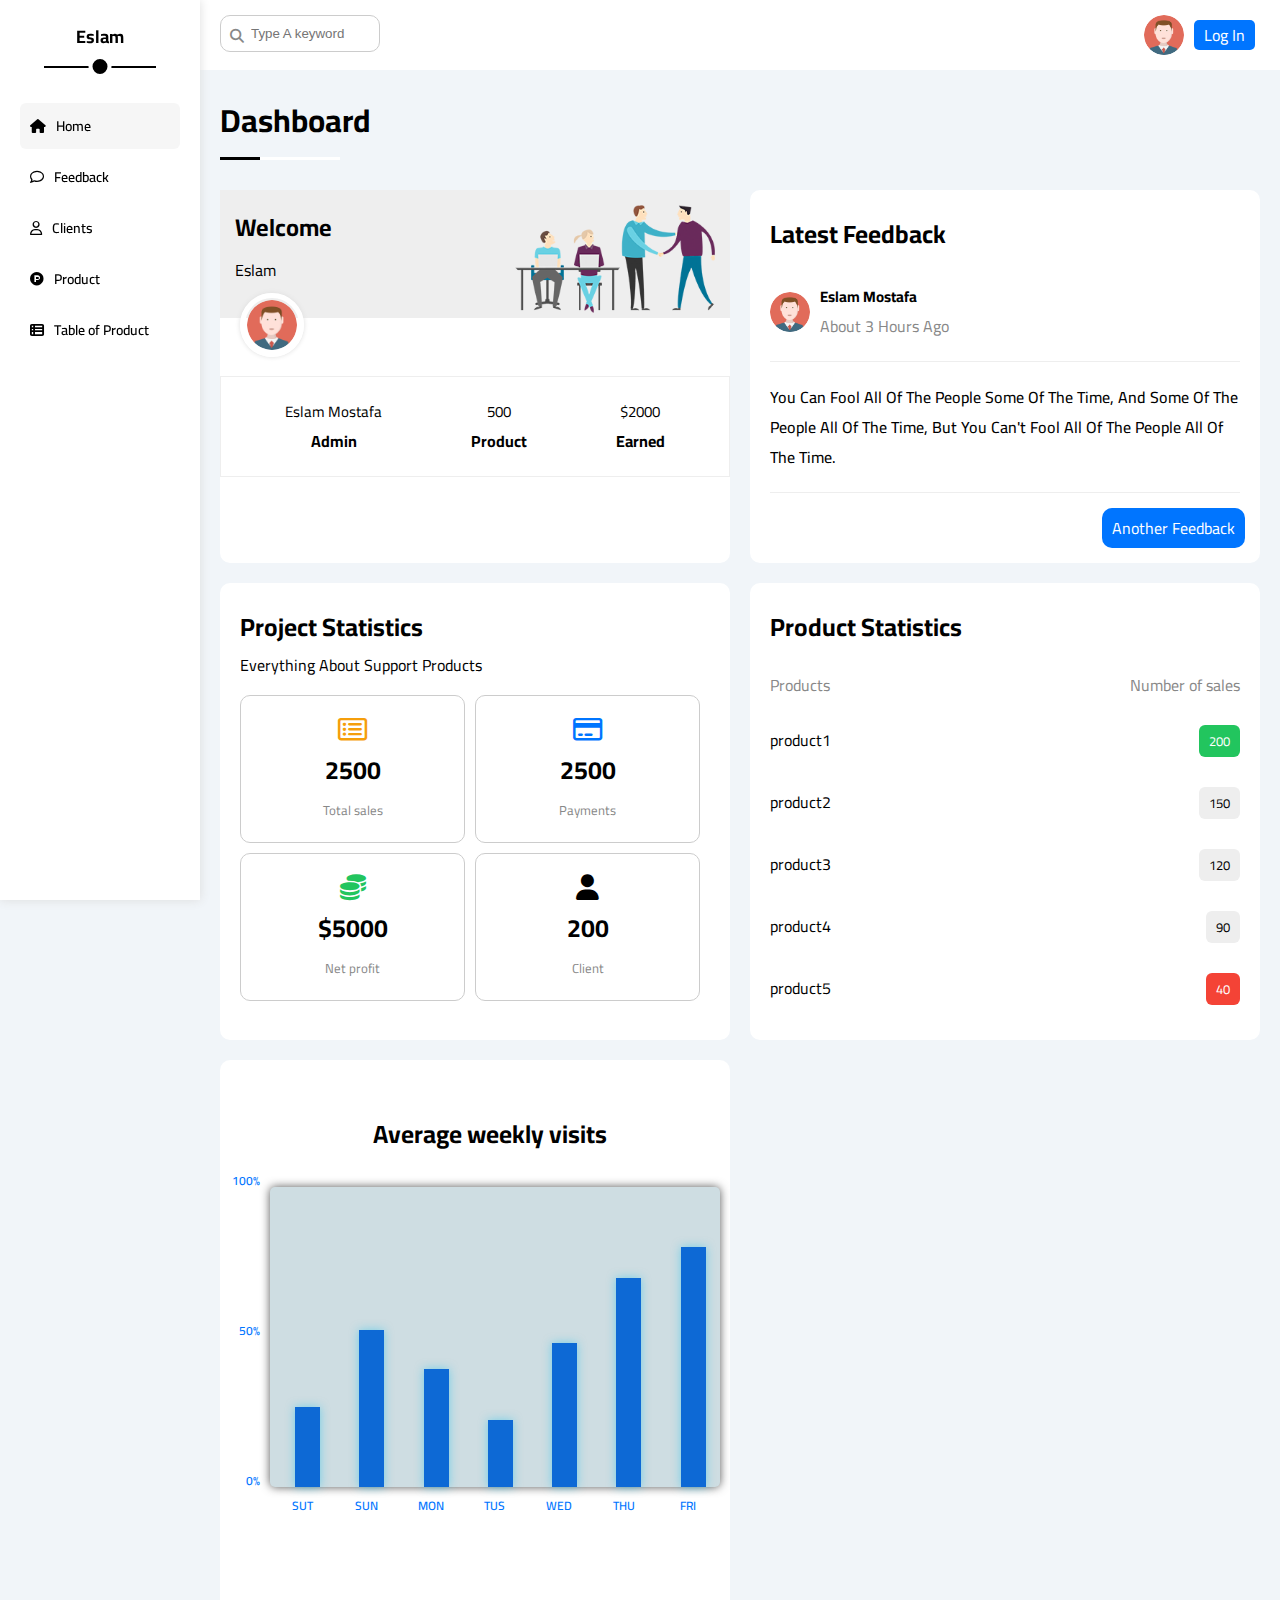
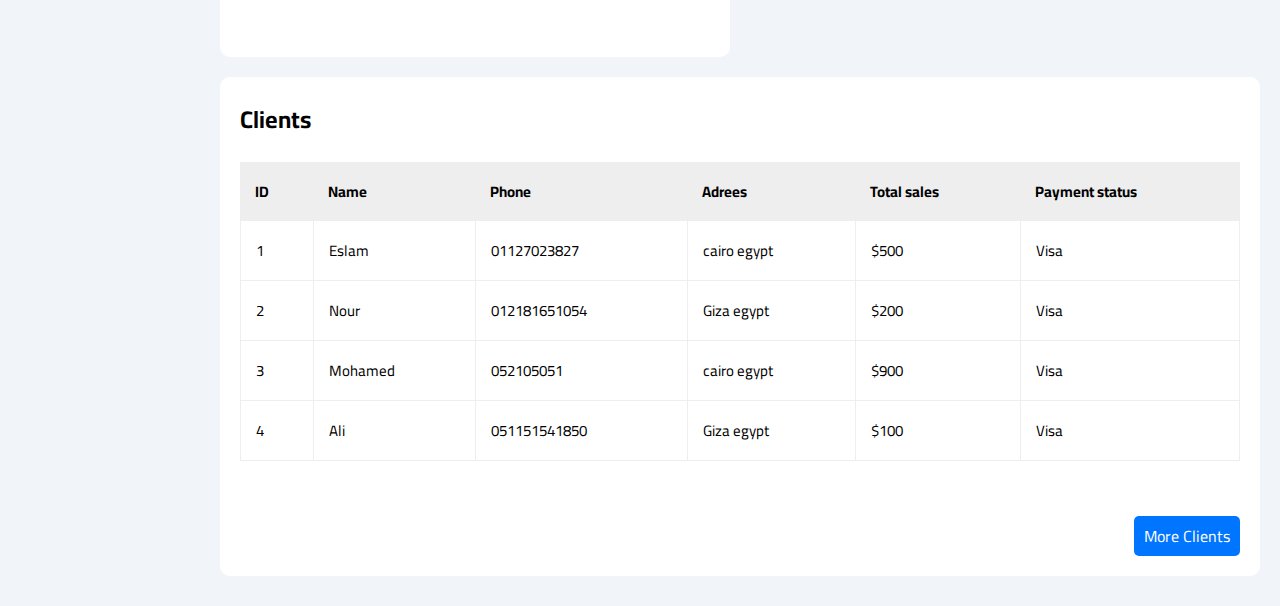
<file: index.html>
<!DOCTYPE html>
<html lang="en">
  <head>
    <meta charset="UTF-8" />
    <meta http-equiv="X-UA-Compatible" content="IE=edge" />
    <meta name="viewport" content="width=device-width, initial-scale=1.0" />
    <!-- font awesome -->
    <link
      rel="stylesheet"
      href="https://cdnjs.cloudflare.com/ajax/libs/font-awesome/6.4.0/css/all.min.css" />
    <!-- bootstrap -->
    <!-- <link rel="stylesheet" href="css/bootstrap.min.css"> -->
    <!-- wow css -->
    <link rel="stylesheet" href="css/animate.css" />
    <!-- main file -->
    <link rel="stylesheet" href="css/main.css" />
    <!-- google font -->
    <link rel="preconnect" href="https://fonts.googleapis.com" />
    <link rel="preconnect" href="https://fonts.gstatic.com" crossorigin />
    <link rel="stylesheet" href="https://unicons.iconscout.com/release/v4.0.0/css/line.css" />

    <link
      href="https://fonts.googleapis.com/css2?family=Cairo:wght@300;400;700&display=swap"
      rel="stylesheet" />
    <title>Dashboard</title>
  </head>
  <body>
    <div class="dashboardPage">
      <!-- Start Sidebar -->
      <div class="sidebar">
        <h3>Eslam</h3>
        <ul>
          <li>
            <a href="index.html" class="active">
              <i class="fa-solid fa-house"></i>
              <span>Home</span>
            </a>
          </li>
          <li>
            <a href="Feedback.html" class="">
              <i class="fa-regular fa-comment"></i>
              <span>Feedback</span>
            </a>
          </li>
          <li>
            <a href="Clients.html" class="">
              <i class="fa-regular fa-user"></i>
              <span>Clients</span>
            </a>
          </li>
          <li>
            <a href="Product.html" class="">
              <i class="fa-brands fa-product-hunt"></i>
              <span>Product</span>
            </a>
          </li>
          <li>
            <a href="TableOfProduct.html" class="">
              <i class="fa-solid fa-table-list"></i>
              <span>Table of Product</span>
            </a>
          </li>
        </ul>
      </div>
      <!-- End Sidebar -->
      <!-- Start Content -->
      <div class="content">
        <!-- Start Header -->
        <header>
          <div class="search">
            <input type="search" placeholder="Type A keyword" />
          </div>
          <div class="box">
            <img src="img/avatar.png" alt="" />
            <a href="./log in.html" class="btn">Log In</a>

          </div>
        </header>
        <!-- End Header -->
        <!-- Start main heading -->
        <h1>Dashboard</h1>
        <!-- End main heading -->
        <!-- Start boxes -->
        <div class="boxes">
          <div class="welcome">
            <div class="intro">
              <div>
                <h2>Welcome</h2>
                <p>Eslam</p>
              </div>
              <img src="img/welcome.png" alt="" />
            </div>
            <img src="img/avatar.png" alt="" />
            <div class="body">
              <div>
                <h3>Eslam Mostafa</h3>
                <p>Admin</p>
              </div>
              <div>
                <h3>500</h3>
                <p>Product</p>
              </div>
              <div>
                <h3>$2000</h3>
                <p>Earned</p>
              </div>
            </div>
          </div>
          <div class="Feedback">
            <h2>Latest Feedback</h2>
            <div class="top">
              <img src="img/avatar.png" alt="" />
              <div class="info">
                <p>Eslam Mostafa</p>
                <span>About 3 Hours Ago</span>
              </div>
            </div>
            <div class="post">
              You Can Fool All Of The People Some Of The Time, And Some Of The
              People All Of The Time, But You Can't Fool All Of The People All
              Of The Time.
            </div>
            <div class="moreFeedback">
              <a href="Feedback.html">another Feedback</a>
            </div>
          </div>
          <div class="Statistics">
            <div>
              <h3>Project Statistics</h3>
              <p>Everything About Support Products</p>
            </div>
            <div>
              <div class="minibox">
                <span>2500</span>
                Total sales
              </div>
              <div class="minibox">
                <span>2500</span>
                Payments
              </div>
              <div class="minibox">
                <span>$5000</span>
                Net profit
              </div>
              <div class="minibox">
                <span>200</span>
                Client
              </div>
            </div>
          </div>
          <div class="Products">
            <h3>Product Statistics</h3>
            <div class="item-head">
              <div>Products</div>
              <div>Number of sales</div>
            </div>
            <div class="item">
              <div>product1</div>
              <div class="number">200</div>
            </div>
            <div class="item">
              <div>product2</div>
              <div class="number">150</div>
            </div>
            <div class="item">
              <div>product3</div>
              <div class="number">120</div>
            </div>
            <div class="item">
              <div>product4</div>
              <div class="number">90</div>
            </div>
            <div class="item">
              <div>product5</div>
              <div class="number">40</div>
            </div>
          </div>
          <!--chart start-->
        <div class="container1">
          <div class="chart">
            <h3 class="Sub">Average weekly visits</h3>
            <ul class="numbers">
              <li><span>100%</span></li>
              <li><span>50%</span></li>
              <li><span>0%</span></li>
            </ul>
            <ul class="bars">
              <li><div class="bar" data-percentage="30"></div><span>SUT</span></li>
              <li><div class="bar" data-percentage="60"></div><span>SUN</span></li>
              <li><div class="bar" data-percentage="45"></div><span>MON</span></li>
              <li><div class="bar" data-percentage="25"></div><span>TUS</span></li>
              <li><div class="bar" data-percentage="55"></div><span>WED</span></li>
              <li><div class="bar" data-percentage="80"></div><span>THU</span></li>
              <li><div class="bar" data-percentage="92"></div><span>FRI</span></li>
        
            </ul>
          </div>
        </div>
        <!--chart end-->
        </div>
        <!-- End boxes -->
        <div class="clients">
          <h2>Clients</h2>
          <div class="responsive-table">
            <table>
              <thead>
                <tr>
                  <td>ID</td>
                  <td>Name</td>
                  <td>Phone</td>
                  <td>Adrees</td>
                  <td>Total sales</td>
                  <td>Payment status</td>
                </tr>
              </thead>
              <tbody>
                <tr>
                  <td>1</td>
                  <td>Eslam</td>
                  <td>01127023827</td>
                  <td>cairo egypt</td>
                  <td>$500</td>
                  <td>Visa</td>
                </tr>
                <tr>
                  <td>2</td>
                  <td>Nour</td>
                  <td>012181651054</td>
                  <td>Giza egypt</td>
                  <td>$200</td>
                  <td>Visa</td>
                </tr>
                <tr>
                  <td>3</td>
                  <td>Mohamed</td>
                  <td>052105051</td>
                  <td>cairo egypt</td>
                  <td>$900</td>
                  <td>Visa</td>
                </tr>
                <tr>
                  <td>4</td>
                  <td>Ali</td>
                  <td>051151541850</td>
                  <td>Giza egypt</td>
                  <td>$100</td>
                  <td>Visa</td>
                </tr>
              </tbody>
            </table>
          </div>
          <a href="Clients.html">More Clients</a>
        </div>
      </div>
      <!-- End Content -->
    </div>
  <script src="https://cdnjs.cloudflare.com/ajax/libs/jquery/3.4.1/jquery.min.js" charset="utf-8"></script>
  <script src="js/main.js"></script>
  </body>
</html>
</file>
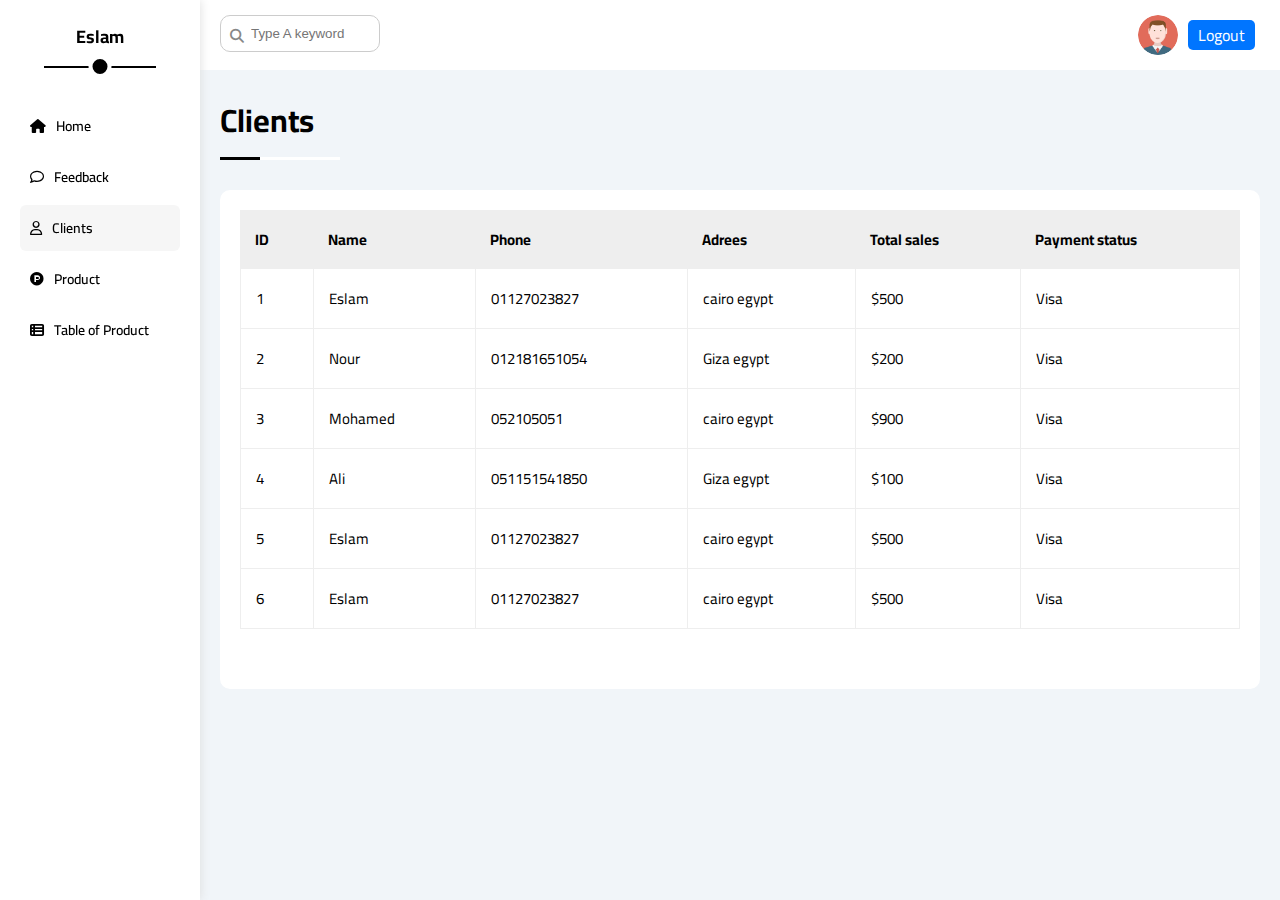
<file: Clients.html>
<!DOCTYPE html>
<html lang="en">
  <head>
    <meta charset="UTF-8" />
    <meta http-equiv="X-UA-Compatible" content="IE=edge" />
    <meta name="viewport" content="width=device-width, initial-scale=1.0" />
    <!-- font awesome -->
    <link
      rel="stylesheet"
      href="https://cdnjs.cloudflare.com/ajax/libs/font-awesome/6.4.0/css/all.min.css" />
    <!-- bootstrap -->
    <!-- <link rel="stylesheet" href="css/bootstrap.min.css"> -->
    <!-- wow css -->
    <link rel="stylesheet" href="css/animate.css" />
    <!-- main file -->
    <link rel="stylesheet" href="css/main.css" />
    <!-- google font -->
    <link rel="preconnect" href="https://fonts.googleapis.com" />
    <link rel="preconnect" href="https://fonts.gstatic.com" crossorigin />
    <link
      href="https://fonts.googleapis.com/css2?family=Cairo:wght@300;400;700&display=swap"
      rel="stylesheet" />
    <title>Client</title>
  </head>
  <body>
    <div class="dashboardPage">
      <!-- Start Sidebar -->
      <div class="sidebar">
        <h3>Eslam</h3>
        <ul>
          <li>
            <a href="index.html" class="">
              <i class="fa-solid fa-house"></i>
              <span>Home</span>
            </a>
          </li>
          <li>
            <a href="Feedback.html" class="">
              <i class="fa-regular fa-comment"></i>
              <span>Feedback</span>
            </a>
          </li>
          <li>
            <a href="Clients.html" class="active">
              <i class="fa-regular fa-user"></i>
              <span>Clients</span>
            </a>
          </li>
          <li>
            <a href="Product.html" class="">
              <i class="fa-brands fa-product-hunt"></i>
              <span>Product</span>
            </a>
          </li>
          <li>
            <a href="TableOfProduct.html" class="">
              <i class="fa-solid fa-table-list"></i>
              <span>Table of Product</span>
            </a>
          </li>
        </ul>
      </div>
      <!-- End Sidebar -->
      <!-- Start Content -->
      <div class="content">
        <!-- Start Header -->
        <header>
          <div class="search">
            <input type="search" placeholder="Type A keyword" />
          </div>
          <div class="box">
            <img src="img/avatar.png" alt="" />
            <a href="login.html" class="btn">Logout</a>
          </div>
        </header>
        <!-- End Header -->
        <!-- Start main heading -->
        <h1>Clients</h1>
        <!-- End main heading -->
        <div class="clients">
          <div class="responsive-table">
            <table>
              <thead>
                <tr>
                  <td>ID</td>
                  <td>Name</td>
                  <td>Phone</td>
                  <td>Adrees</td>
                  <td>Total sales</td>
                  <td>Payment status</td>
                </tr>
              </thead>
              <tbody>
                <tr>
                  <td>1</td>
                  <td>Eslam</td>
                  <td>01127023827</td>
                  <td>cairo egypt</td>
                  <td>$500</td>
                  <td>Visa</td>
                </tr>
                <tr>
                  <td>2</td>
                  <td>Nour</td>
                  <td>012181651054</td>
                  <td>Giza egypt</td>
                  <td>$200</td>
                  <td>Visa</td>
                </tr>
                <tr>
                  <td>3</td>
                  <td>Mohamed</td>
                  <td>052105051</td>
                  <td>cairo egypt</td>
                  <td>$900</td>
                  <td>Visa</td>
                </tr>
                <tr>
                  <td>4</td>
                  <td>Ali</td>
                  <td>051151541850</td>
                  <td>Giza egypt</td>
                  <td>$100</td>
                  <td>Visa</td>
                </tr>
                <tr>
                  <td>5</td>
                  <td>Eslam</td>
                  <td>01127023827</td>
                  <td>cairo egypt</td>
                  <td>$500</td>
                  <td>Visa</td>
                </tr>
                <tr>
                  <td>6</td>
                  <td>Eslam</td>
                  <td>01127023827</td>
                  <td>cairo egypt</td>
                  <td>$500</td>
                  <td>Visa</td>
                </tr>
              </tbody>
            </table>
          </div>
        </div>
      </div>
      <!-- End Content -->
    </div>

    <script src="js/main.js"></script>
  </body>
</html>
</file>
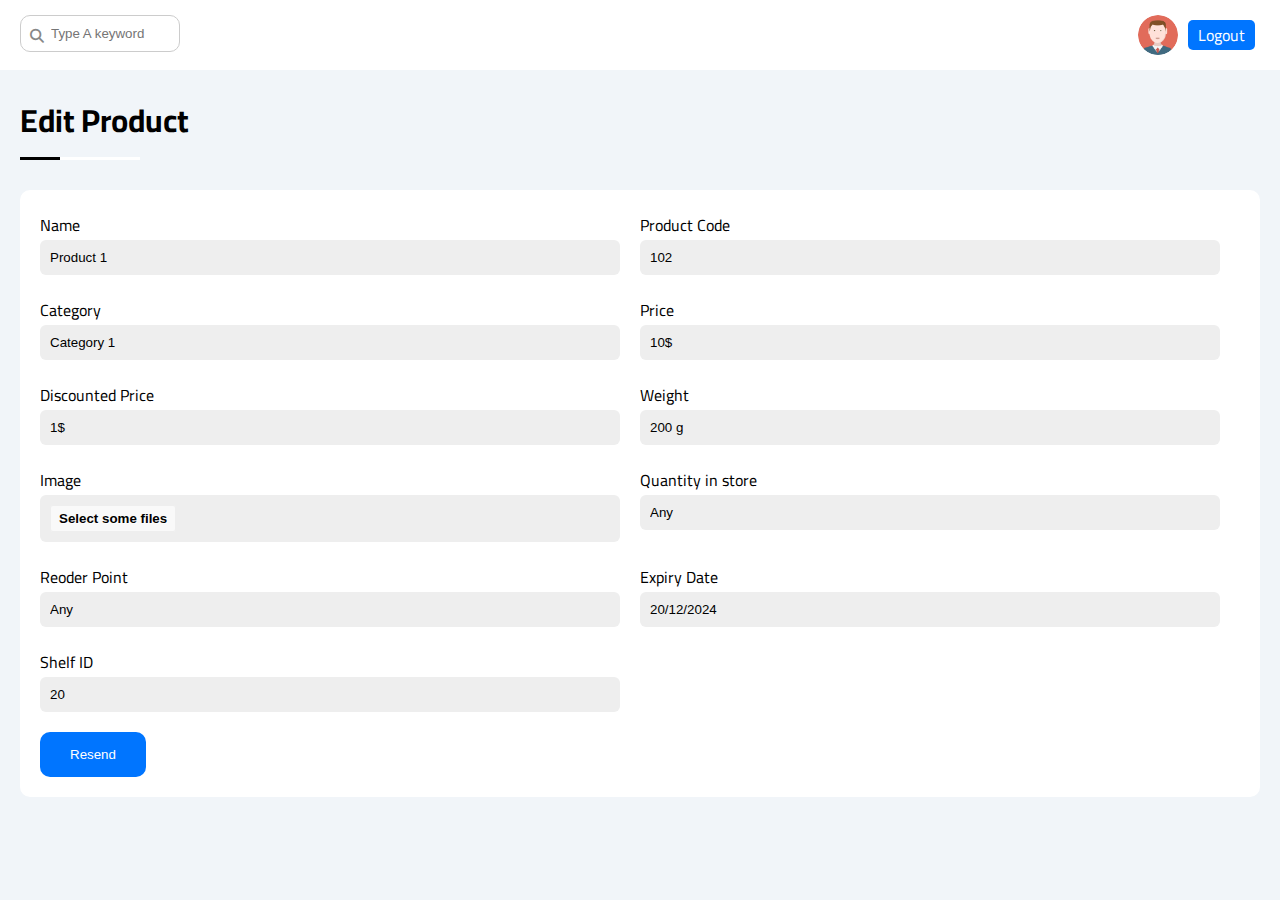
<file: edit.html>
<!DOCTYPE html>
<html lang="en">
  <head>
    <meta charset="UTF-8" />
    <meta http-equiv="X-UA-Compatible" content="IE=edge" />
    <meta name="viewport" content="width=device-width, initial-scale=1.0" />
    <!-- font awesome -->
    <link
      rel="stylesheet"
      href="https://cdnjs.cloudflare.com/ajax/libs/font-awesome/6.4.0/css/all.min.css" />
    <!-- bootstrap -->
    <!-- <link rel="stylesheet" href="css/bootstrap.min.css"> -->
    <!-- wow css -->
    <link rel="stylesheet" href="css/animate.css" />
    <!-- main file -->
    <link rel="stylesheet" href="css/main.css" />
    <!-- google font -->
    <link rel="preconnect" href="https://fonts.googleapis.com" />
    <link rel="preconnect" href="https://fonts.gstatic.com" crossorigin />
    <link
      href="https://fonts.googleapis.com/css2?family=Cairo:wght@300;400;700&display=swap"
      rel="stylesheet" />
    <title>Edit Product</title>
  </head>
  <body>
    <div class="ProductPage Edit">
      <!-- Start Sidebar -->
      <!-- <div class="sidebar">
        <h3>Eslam</h3>
        <ul>
          <li>
            <a href="index.html" class="">
              <i class="fa-solid fa-house"></i>
              <span>Home</span>
            </a>
          </li>
          <li>
            <a href="Feedback.html" class="">
              <i class="fa-regular fa-comment"></i>
              <span>Feedback</span>
            </a>
          </li>
          <li>
            <a href="Clients.html" class="">
              <i class="fa-regular fa-user"></i>
              <span>Clients</span>
            </a>
          </li>
          <li>
            <a href="Product.html" class="active">
              <i class="fa-brands fa-product-hunt"></i>
              <span>Product</span>
            </a>
          </li>
          <li>
            <a href="TableOfProduct.html" class="">
              <i class="fa-solid fa-table-list"></i>
              <span>Table of Product</span>
            </a>
          </li>
        </ul>
      </div> -->
      <!-- End Sidebar -->
      <!-- Start Content -->
      <div class="content">
        <!-- Start Header -->
        <header>
          <div class="search">
            <input type="search" placeholder="Type A keyword" />
          </div>
          <div class="box">
            <img src="img/avatar.png" alt="" />
            <a href="login.html" class="btn">Logout</a>
          </div>
        </header>
        <!-- End Header -->
        <!-- Start main heading -->
        <h1>Edit Product</h1>
        <!-- End main heading -->
        <!-- Start Product Form -->
        <div class="Form">
          <form action="">
            <div class="inputDitails">
              <label for="">Name</label>
              <input type="text" placeholder="Name" value="Product 1">
            </div>
            <div class="inputDitails">
              <label for="">Product Code</label>
              <input type="text" placeholder="Product Code" value="102">
            </div>
            <div class="inputDitails">
              <label for="">Category</label>
              <input type="text" placeholder="Category" value="Category 1">
            </div>
            <div class="inputDitails">
              <label for="">Price</label>
              <input type="text" placeholder="Price" value="10$">
            </div>
            <div class="inputDitails">
              <label for="">Discounted Price</label>
              <input type="text" placeholder="Discounted Price" value="1$">
            </div>
            <div class="inputDitails">
              <label for="">Weight</label>
              <input type="text" placeholder="Weight" value="200 g">
            </div>
            <div class="inputDitails">
              <label for="">Image</label>
              <input type="file" placeholder="Image" class="custom-file-input">
            </div>
            <div class="inputDitails">
              <label for="">Quantity in store</label>
              <input type="text" placeholder="Quantity in store" value="Any">
            </div>
            <div class="inputDitails">
              <label for="">Reoder Point</label>
              <input type="text" placeholder="Reoder Point" value="Any">
            </div>
            <div class="inputDitails">
              <label for="">Expiry Date</label>
              <input type="text" placeholder="Expiry Date" value="20/12/2024">
            </div>
            <div class="inputDitails">
              <label for="">Shelf ID</label>
              <input type="text" placeholder="Shelf ID" value="20">
            </div>
          </form>
          <button>Resend</button>
        </div>
        <!-- End Product Form -->
      <!-- End Content -->
    </div>

    <script src="js/main.js"></script>
  </body>
</html>
</file>
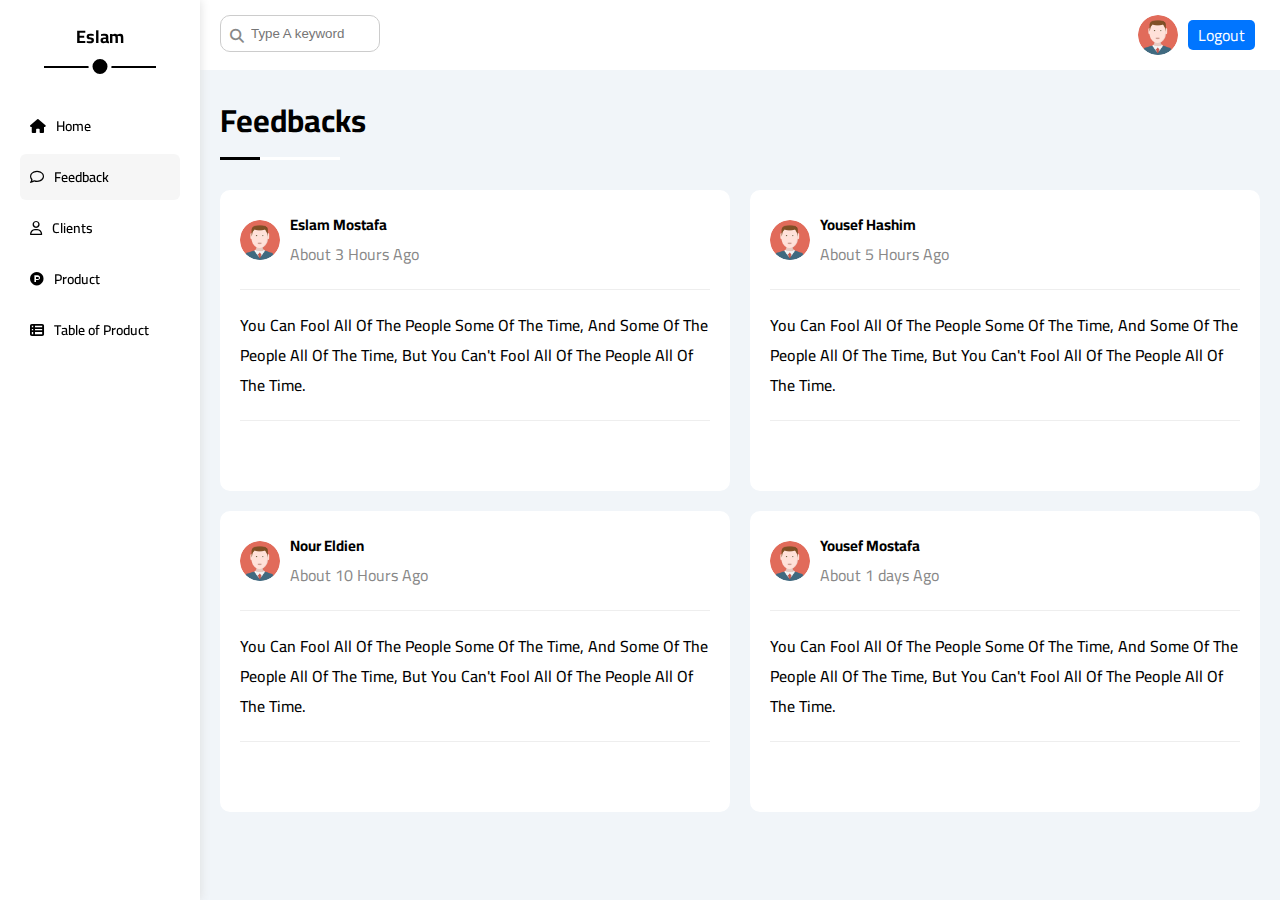
<file: Feedback.html>
<!DOCTYPE html>
<html lang="en">
  <head>
    <meta charset="UTF-8" />
    <meta http-equiv="X-UA-Compatible" content="IE=edge" />
    <meta name="viewport" content="width=device-width, initial-scale=1.0" />
    <!-- font awesome -->
    <link
      rel="stylesheet"
      href="https://cdnjs.cloudflare.com/ajax/libs/font-awesome/6.4.0/css/all.min.css" />
    <!-- bootstrap -->
    <!-- <link rel="stylesheet" href="css/bootstrap.min.css"> -->
    <!-- wow css -->
    <link rel="stylesheet" href="css/animate.css" />
    <!-- main file -->
    <link rel="stylesheet" href="css/main.css" />
    <!-- google font -->
    <link rel="preconnect" href="https://fonts.googleapis.com" />
    <link rel="preconnect" href="https://fonts.gstatic.com" crossorigin />
    <link
      href="https://fonts.googleapis.com/css2?family=Cairo:wght@300;400;700&display=swap"
      rel="stylesheet" />
    <title>Feedback</title>
  </head>
  <body>
    <div class="dashboardPage">
      <!-- Start Sidebar -->
      <div class="sidebar">
        <h3>Eslam</h3>
        <ul>
          <li>
            <a href="index.html" class="">
              <i class="fa-solid fa-house"></i>
              <span>Home</span>
            </a>
          </li>
          <li>
            <a href="Feedback.html" class="active">
              <i class="fa-regular fa-comment"></i>
              <span>Feedback</span>
            </a>
          </li>
          <li>
            <a href="Clients.html" class="">
              <i class="fa-regular fa-user"></i>
              <span>Clients</span>
            </a>
          </li>
          <li>
            <a href="Product.html" class="">
              <i class="fa-brands fa-product-hunt"></i>
              <span>Product</span>
            </a>
          </li>
          <li>
            <a href="TableOfProduct.html" class="">
              <i class="fa-solid fa-table-list"></i>
              <span>Table of Product</span>
            </a>
          </li>
        </ul>
      </div>
      <!-- End Sidebar -->
      <!-- Start Content -->
      <div class="content">
        <!-- Start Header -->
        <header>
          <div class="search">
            <input type="search" placeholder="Type A keyword" />
          </div>
          <div class="box">
            <img src="img/avatar.png" alt="" />
            <a href="login.html" class="btn">Logout</a>
          </div>
        </header>
        <!-- End Header -->
        <!-- Start main heading -->
        <h1>Feedbacks</h1>
        <!-- End main heading -->
        <!-- Start boxes -->
        <div class="boxes">
          <div class="Feedback">
            <div class="top">
              <img src="img/avatar.png" alt="" />
              <div class="info">
                <p>Eslam Mostafa</p>
                <span>About 3 Hours Ago</span>
              </div>
            </div>
            <div class="post">
              You Can Fool All Of The People Some Of The Time, And Some Of The
              People All Of The Time, But You Can't Fool All Of The People All
              Of The Time.
            </div>
          </div>
          <div class="Feedback">
            <div class="top">
              <img src="img/avatar.png" alt="" />
              <div class="info">
                <p>Yousef Hashim</p>
                <span>About 5 Hours Ago</span>
              </div>
            </div>
            <div class="post">
              You Can Fool All Of The People Some Of The Time, And Some Of The
              People All Of The Time, But You Can't Fool All Of The People All
              Of The Time.
            </div>
          </div>
          <div class="Feedback">
            <div class="top">
              <img src="img/avatar.png" alt="" />
              <div class="info">
                <p>Nour Eldien</p>
                <span>About 10 Hours Ago</span>
              </div>
            </div>
            <div class="post">
              You Can Fool All Of The People Some Of The Time, And Some Of The
              People All Of The Time, But You Can't Fool All Of The People All
              Of The Time.
            </div>
          </div>
          <div class="Feedback">
            <div class="top">
              <img src="img/avatar.png" alt="" />
              <div class="info">
                <p>Yousef Mostafa</p>
                <span>About 1 days Ago</span>
              </div>
            </div>
            <div class="post">
              You Can Fool All Of The People Some Of The Time, And Some Of The
              People All Of The Time, But You Can't Fool All Of The People All
              Of The Time.
            </div>
          </div>
        </div>
        <!-- End boxes -->
      </div>
      <!-- End Content -->
    </div>

    <script src="js/main.js"></script>
  </body>
</html>
</file>
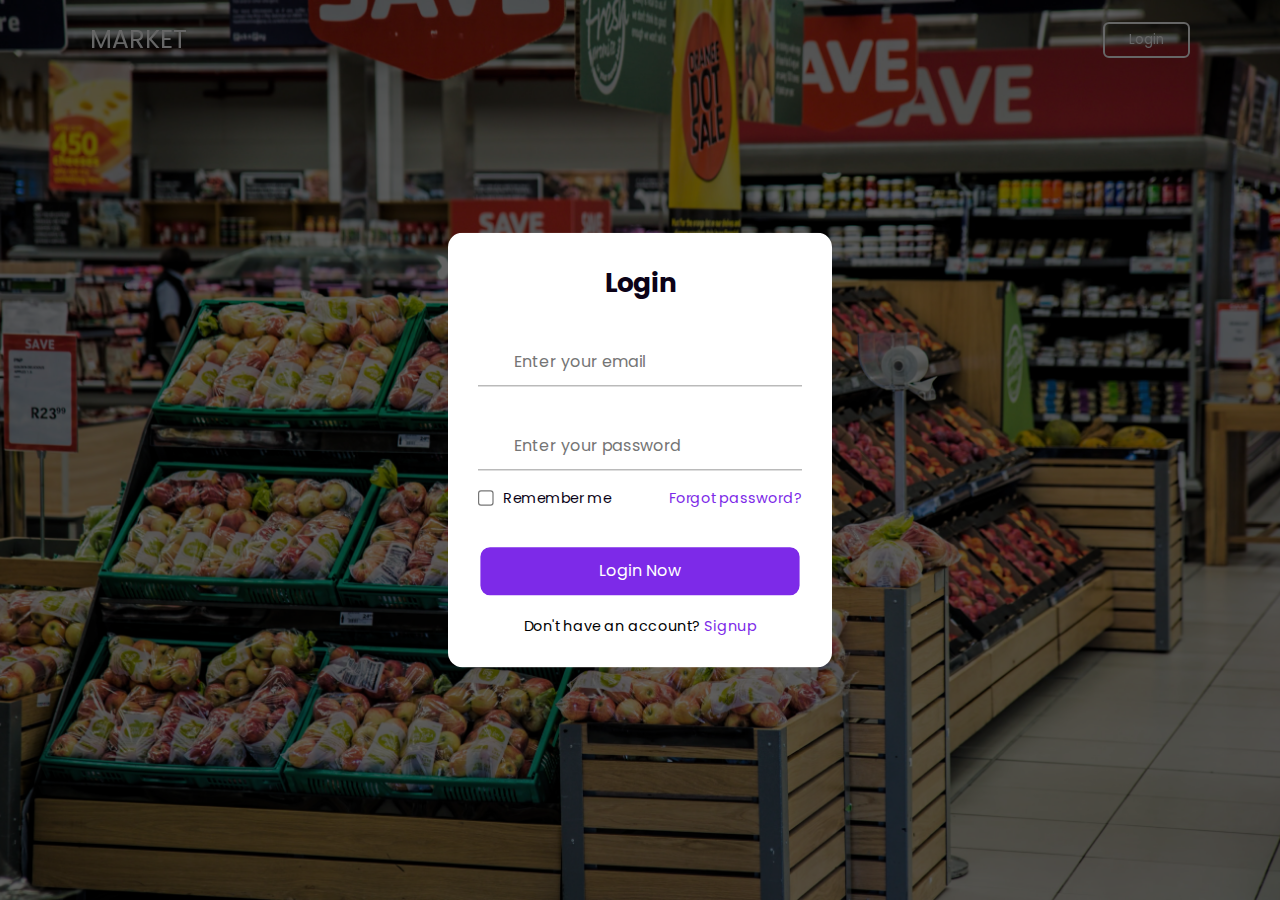
<file: log in.html>
<!DOCTYPE html>
<!-- Coding by CodingLab || www.codinglabweb.com -->
<html lang="en">
  <head>
    <meta charset="UTF-8" />
    <meta http-equiv="X-UA-Compatible" content="IE=edge" />
    <meta name="viewport" content="width=device-width, initial-scale=1.0" />
    <title>Website with Login & Registration Form</title>
    <link rel="stylesheet" href="./css/style.css" />
    <!-- Unicons -->
    <link rel="stylesheet" href="https://unicons.iconscout.com/release/v4.0.0/css/line.css" />
  </head>
  <body>
    <!-- Header -->
    <header class="header">
      <nav class="nav">
        <a href="#" class="nav_logo">MARKET</a>

        <ul class="nav_items">
          
        </ul>

        <button class="button" id="form-open">Login</button>
      </nav>
    </header>

    <!-- Home -->
    <section class="home">
      <div class="form_container">
        <i class="uil uil-times form_close"></i>
        <!-- Login From -->
        <div class="form login_form">
          <form action="#">
            <h2>Login</h2>

            <div class="input_box">
              <input type="email" placeholder="Enter your email" required />
              <i class="uil uil-envelope-alt email"></i>
            </div>
            <div class="input_box">
              <input type="password" placeholder="Enter your password" required />
              <i class="uil uil-lock password"></i>
              <i class="uil uil-eye-slash pw_hide"></i>
            </div>

            <div class="option_field">
              <span class="checkbox">
                <input type="checkbox" id="check" />
                <label for="check">Remember me</label>
              </span>
              <a href="#" class="forgot_pw">Forgot password?</a>
            </div>

            <button class="button">Login Now</button>

            <div class="login_signup">Don't have an account? <a href="#" id="signup">Signup</a></div>
          </form>
        </div>

        <!-- Signup From -->
        <div class="form signup_form">
          <form action="#">
            <h2>Signup</h2>

            <div class="input_box">
              <input type="email" placeholder="Enter your email" required />
              <i class="uil uil-envelope-alt email"></i>
            </div>
            <div class="input_box">
              <input type="password" placeholder="Create password" required />
              <i class="uil uil-lock password"></i>
              <i class="uil uil-eye-slash pw_hide"></i>
            </div>
            <div class="input_box">
              <input type="password" placeholder="Confirm password" required />
              <i class="uil uil-lock password"></i>
              <i class="uil uil-eye-slash pw_hide"></i>
            </div>

            <button class="button">Signup Now</button>

            <div class="login_signup">Already have an account? <a href="#" id="login">Login</a></div>
          </form>
        </div>
      </div>
    </section>

    <script src="./js/script.js"></script>
  </body>
</html>
</file>
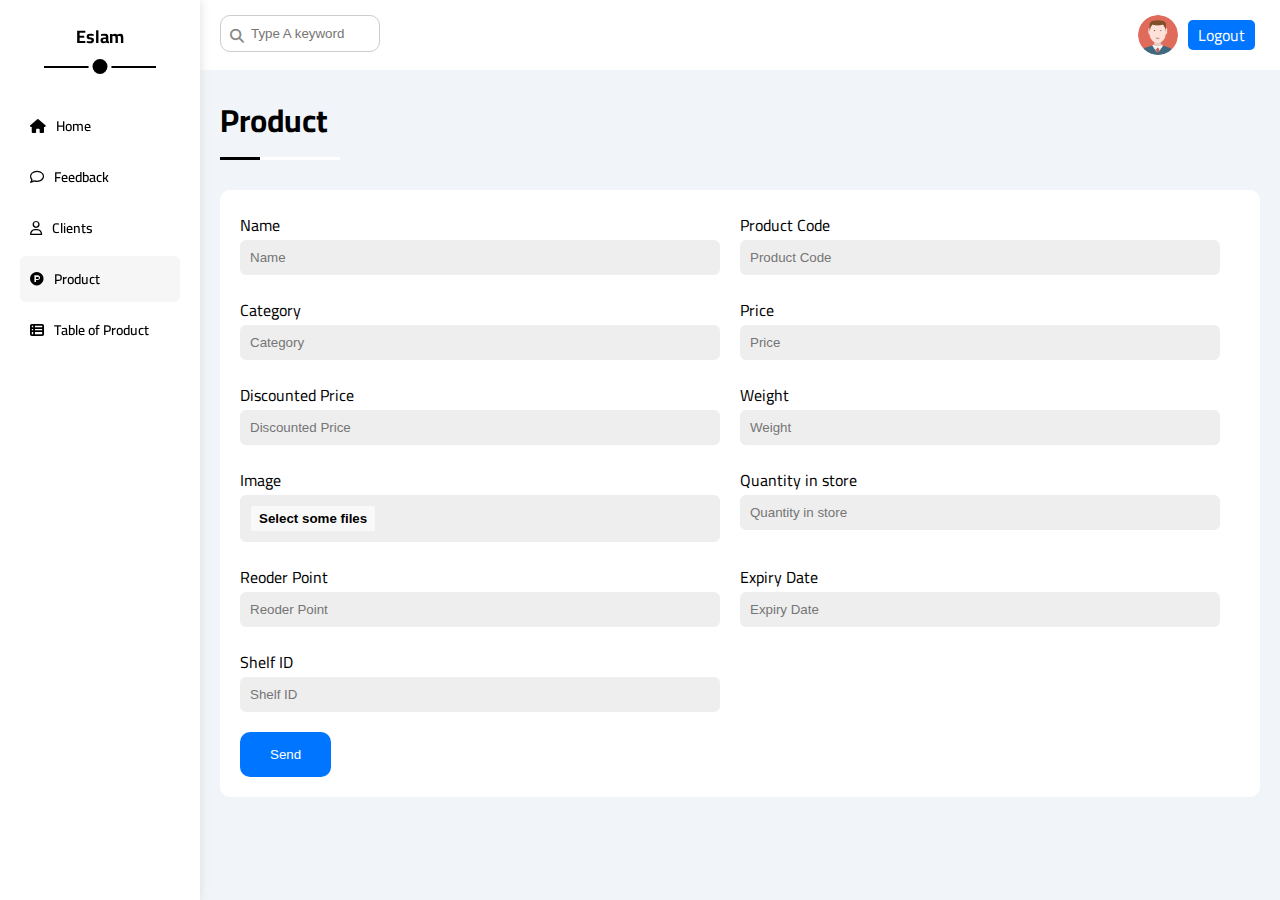
<file: Product.html>
<!DOCTYPE html>
<html lang="en">
  <head>
    <meta charset="UTF-8" />
    <meta http-equiv="X-UA-Compatible" content="IE=edge" />
    <meta name="viewport" content="width=device-width, initial-scale=1.0" />
    <!-- font awesome -->
    <link
      rel="stylesheet"
      href="https://cdnjs.cloudflare.com/ajax/libs/font-awesome/6.4.0/css/all.min.css" />
    <!-- bootstrap -->
    <!-- <link rel="stylesheet" href="css/bootstrap.min.css"> -->
    <!-- wow css -->
    <link rel="stylesheet" href="css/animate.css" />
    <!-- main file -->
    <link rel="stylesheet" href="css/main.css" />
    <!-- google font -->
    <link rel="preconnect" href="https://fonts.googleapis.com" />
    <link rel="preconnect" href="https://fonts.gstatic.com" crossorigin />
    <link
      href="https://fonts.googleapis.com/css2?family=Cairo:wght@300;400;700&display=swap"
      rel="stylesheet" />
    <title>Product</title>
  </head>
  <body>
    <div class="ProductPage">
      <!-- Start Sidebar -->
      <div class="sidebar">
        <h3>Eslam</h3>
        <ul>
          <li>
            <a href="index.html" class="">
              <i class="fa-solid fa-house"></i>
              <span>Home</span>
            </a>
          </li>
          <li>
            <a href="Feedback.html" class="">
              <i class="fa-regular fa-comment"></i>
              <span>Feedback</span>
            </a>
          </li>
          <li>
            <a href="Clients.html" class="">
              <i class="fa-regular fa-user"></i>
              <span>Clients</span>
            </a>
          </li>
          <li>
            <a href="Product.html" class="active">
              <i class="fa-brands fa-product-hunt"></i>
              <span>Product</span>
            </a>
          </li>
          <li>
            <a href="TableOfProduct.html" class="">
              <i class="fa-solid fa-table-list"></i>
              <span>Table of Product</span>
            </a>
          </li>
        </ul>
      </div>
      <!-- End Sidebar -->
      <!-- Start Content -->
      <div class="content">
        <!-- Start Header -->
        <header>
          <div class="search">
            <input type="search" placeholder="Type A keyword" />
          </div>
          <div class="box">
            <img src="img/avatar.png" alt="" />
            <a href="login.html" class="btn">Logout</a>
          </div>
        </header>
        <!-- End Header -->
        <!-- Start main heading -->
        <h1>Product</h1>
        <!-- End main heading -->
        <!-- Start Product Form -->
        <div class="Form">
          <form action="">
            <div class="inputDitails">
              <label for="">Name</label>
              <input type="text" placeholder="Name">
            </div>
            <div class="inputDitails">
              <label for="">Product Code</label>
              <input type="text" placeholder="Product Code">
            </div>
            <div class="inputDitails">
              <label for="">Category</label>
              <input type="text" placeholder="Category">
            </div>
            <div class="inputDitails">
              <label for="">Price</label>
              <input type="text" placeholder="Price">
            </div>
            <div class="inputDitails">
              <label for="">Discounted Price</label>
              <input type="text" placeholder="Discounted Price">
            </div>
            <div class="inputDitails">
              <label for="">Weight</label>
              <input type="text" placeholder="Weight">
            </div>
            <div class="inputDitails">
              <label for="">Image</label>
              <input type="file" placeholder="Image" class="custom-file-input">
            </div>
            <div class="inputDitails">
              <label for="">Quantity in store</label>
              <input type="text" placeholder="Quantity in store">
            </div>
            <div class="inputDitails">
              <label for="">Reoder Point</label>
              <input type="text" placeholder="Reoder Point">
            </div>
            <div class="inputDitails">
              <label for="">Expiry Date</label>
              <input type="text" placeholder="Expiry Date">
            </div>
            <div class="inputDitails">
              <label for="">Shelf ID</label>
              <input type="text" placeholder="Shelf ID">
            </div>
          </form>
          <button>Send</button>
        </div>
        <!-- End Product Form -->
      <!-- End Content -->
    </div>

    <script src="js/main.js"></script>
  </body>
</html>
</file>
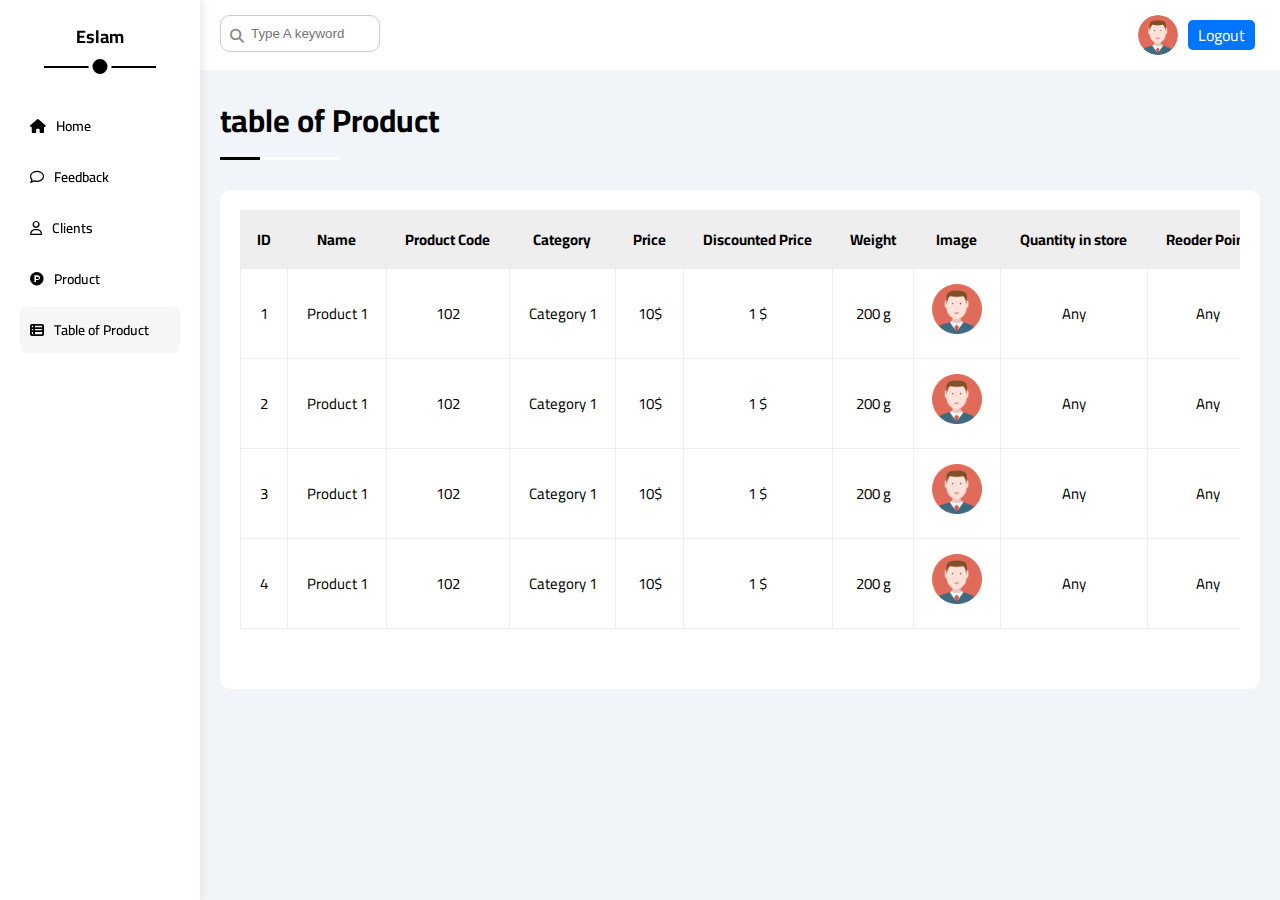
<file: TableOfProduct.html>
<!DOCTYPE html>
<html lang="en">
  <head>
    <meta charset="UTF-8" />
    <meta http-equiv="X-UA-Compatible" content="IE=edge" />
    <meta name="viewport" content="width=device-width, initial-scale=1.0" />
    <!-- font awesome -->
    <link
      rel="stylesheet"
      href="https://cdnjs.cloudflare.com/ajax/libs/font-awesome/6.4.0/css/all.min.css" />
    <!-- bootstrap -->
    <!-- <link rel="stylesheet" href="css/bootstrap.min.css"> -->
    <!-- wow css -->
    <link rel="stylesheet" href="css/animate.css" />
    <!-- main file -->
    <link rel="stylesheet" href="css/main.css" />
    <!-- google font -->
    <link rel="preconnect" href="https://fonts.googleapis.com" />
    <link rel="preconnect" href="https://fonts.gstatic.com" crossorigin />
    <link
      href="https://fonts.googleapis.com/css2?family=Cairo:wght@300;400;700&display=swap"
      rel="stylesheet" />
    <title>Table of Product</title>
  </head>
  <body>
    <div class="dashboardPage">
      <!-- Start Sidebar -->
      <div class="sidebar">
        <h3>Eslam</h3>
        <ul>
          <li>
            <a href="index.html" class="">
              <i class="fa-solid fa-house"></i>
              <span>Home</span>
            </a>
          </li>
          <li>
            <a href="Feedback.html" class="">
              <i class="fa-regular fa-comment"></i>
              <span>Feedback</span>
            </a>
          </li>
          <li>
            <a href="Clients.html" class="">
              <i class="fa-regular fa-user"></i>
              <span>Clients</span>
            </a>
          </li>
          <li>
            <a href="Product.html" class="">
              <i class="fa-brands fa-product-hunt"></i>
              <span>Product</span>
            </a>
          </li>
          <li>
            <a href="TableOfProduct.html" class="active">
              <i class="fa-solid fa-table-list"></i>
              <span>Table of Product</span>
            </a>
          </li>
        </ul>
      </div>
      <!-- End Sidebar -->
      <!-- Start Content -->
      <div class="content">
        <!-- Start Header -->
        <header>
          <div class="search">
            <input type="search" placeholder="Type A keyword" />
          </div>
          <div class="box">
            <img src="img/avatar.png" alt="" />
            <a href="login.html" class="btn">Logout</a>
          </div>
        </header>
        <!-- End Header -->
        <!-- Start main heading -->
        <h1>table of Product</h1>
        <!-- End main heading -->
        <div class="clients">
          <div class="responsive-table table-product">
            <table>
              <thead>
                <tr>
                  <td>ID</td>
                  <td>Name</td>
                  <td>Product Code</td>
                  <td>Category</td>
                  <td>Price</td>
                  <td>Discounted Price</td>
                  <td>Weight</td>
                  <td>Image</td>
                  <td>Quantity in store</td>
                  <td>Reoder Point</td>
                  <td>Expiry Date</td>
                  <td>Shelf ID</td>
                  <td>Buttons</td>
                </tr>
              </thead>
              <tbody>
                <tr>
                  <td>1</td>
                  <td>Product 1</td>
                  <td>102</td>
                  <td>Category 1</td>
                  <td>10$</td>
                  <td>1 $</td>
                  <td>200 g</td>
                  <td><img src="img/avatar.png" alt=""></td>
                  <td>Any</td>
                  <td>Any</td>
                  <td>20/12/2024</td>
                  <td> 20 </td>
                  <td>
                    <div>
                      <a href="edit.html">Edit</a>
                      <button>Delete</button>
                    </div>
                  </td>
                </tr>
                <tr>
                  <td>2</td>
                  <td>Product 1</td>
                  <td>102</td>
                  <td>Category 1</td>
                  <td>10$</td>
                  <td>1 $</td>
                  <td>200 g</td>
                  <td><img src="img/avatar.png" alt=""></td>
                  <td>Any</td>
                  <td>Any</td>
                  <td>20/12/2024</td>
                  <td> 20 </td>
                  <td>
                    <div>
                      <a href="edit.html">Edit</a>
                      <button>Delete</button>
                    </div>
                  </td>
                </tr>
                <tr>
                  <td>3</td>
                  <td>Product 1</td>
                  <td>102</td>
                  <td>Category 1</td>
                  <td>10$</td>
                  <td>1 $</td>
                  <td>200 g</td>
                  <td><img src="img/avatar.png" alt=""></td>
                  <td>Any</td>
                  <td>Any</td>
                  <td>20/12/2024</td>
                  <td> 20 </td>
                  <td>
                    <div>
                      <a href="edit.html">Edit</a>
                      <button>Delete</button>
                    </div>
                  </td>
                </tr>
                <tr>
                  <td>4</td>
                  <td>Product 1</td>
                  <td>102</td>
                  <td>Category 1</td>
                  <td>10$</td>
                  <td>1 $</td>
                  <td>200 g</td>
                  <td><img src="img/avatar.png" alt=""></td>
                  <td>Any</td>
                  <td>Any</td>
                  <td>20/12/2024</td>
                  <td> 20 </td>
                  <td>
                    <div>
                      <a href="edit.html">Edit</a>
                      <button>Delete</button>
                    </div>
                  </td>
                </tr>
              </tbody>
            </table>
          </div>
        </div>
      </div>
      <!-- End Content -->
    </div>

    <script src="js/main.js"></script>
  </body>
</html>
</file>
<file: css/main.css>
/* Start Variable */
:root{
  --main-background: #f1f5f9;
  --main-color-text : black;
  /* orignal color */
  --white-color: white;
  --blue-color: #0075ff;
  --blue-alt-color: #0d69d5;
  --orange-color: #f59e0b;
  --green-color: #22c55e;
  --red-color: #f44336;
  --grey-color: #888;
  /* font Awesome */
  --fa-style-family-classic: "Font Awesome 6 Free";
}
/* End Variable */
/* Start Scroll style */
::-webkit-scrollbar{
  width: 15px;
}
::-webkit-scrollbar-track{
  background-color: white;
}
::-webkit-scrollbar-thumb{
  background-color: var(--blue-color);
}
::-webkit-scrollbar-thumb:hover{
  background-color: var(--blue-alt-color);
}
/* End Scroll style */
/* Start Global Rules */
* {
  padding: 0;
  margin: 0;
  box-sizing: border-box;
}
html {
  scroll-behavior: smooth;
}
body {
  font-family: "Cairo", sans-serif;
}
img {
  max-width: 100%;
}
ul {
  list-style: none;
  margin: 0;
  padding: 0;
}
a {
  text-decoration: none;
  color: black;
}
a:active {
  text-decoration: none;
}
a:hover {
  text-decoration: none;
}
input:focus{
  outline: none;
}
/* container without bootstrap */
.container {
  padding-left: 15px;
  padding-right: 15px;
  margin-left: auto;
  margin-right: auto;
}
/* Small */
@media (min-width: 768px) {
  .container {
    width: 750px;
  }
}
/* Medium */
@media (min-width: 992px) {
  .container {
    width: 970px;
  }
}
/* Large */
@media (min-width: 1200px) {
  .container {
    width: 1170px;
  }
}
/* End Global Rules */
/* Start Login Page */

/* End Login Page */
/* Start Dashboard page */
.dashboardPage{
  min-height: 100vh;
  background-color: #f1f5f9;
  padding: 0 0 10px;
}
/* Start Sidebar */
.sidebar{
  position: fixed;
  height: 100vh;
  width: 200px;
  padding: 20px;
  background-color: white;
  box-shadow: 0 0 10px #ddd;
  text-align: center;
}
.sidebar h3{
  font-weight: bold;
  color: var(--main-color-text);
  font-size: 18px;
  position: relative;
  margin-bottom: 50px;
}
.sidebar h3::before{
  content: "";
  background-color: black;
  height: 2px;
  width: 70%;
  position: absolute;
  bottom: -15px;
  left: 50%;
  transform: translateX(-50%);
}
.sidebar h3::after{
  content: "";
  position: absolute;
  bottom: -25px;
  left: 50%;
  transform: translateX(-50%);
  width: 15px;
  height: 15px;
  border-radius: 50%;
  background-color: black;
  border: 4px solid white;
}
.sidebar ul li a {
  display: flex;
  align-items: center;
  font-size: 14px;
  border-radius: 6px;
  padding: 10px;
  transition: 0.3s;
  margin-bottom: 5px;
  font-weight: 600;
}
.sidebar ul li a.active
,.sidebar ul li a:hover {
  background-color: #f6f6f6;
}
.sidebar ul li a span {
  margin-left: 10px;
}
/* End Sidebar */
/* Start Content */
.content{
  width: calc(100% - 200px);
  margin-left: 200px;
}
/* Start Header */
.content header{
  background-color: white;
  padding: 15px;
  display: flex;
  justify-content: space-between;
}
.content header .search{
  position: relative;
}
.content header .search input{
  border: 1px solid #ccc;
  border-radius: 10px;
  margin-left: 5px;
  padding: 10px;
  padding-left: 30px;
  width: 160px;
  transition: 0.3s;
}
.content header .search input:focus{
  width: 200px;
}
.content header .search input:focus::placeholder{
  opacity: 0;
}
.content header .search::before{
  font-family: var(--fa-style-family-classic);
  content: "\f002";
  font-weight: 900;
  position: absolute;
  left: 15px;
  top: 50%;
  transform: translateY(-50%);
  color: var(--grey-color);
  font-size: 14px;
}
.content header .box{
  display: flex;
  align-items: center;
  justify-content: center;
}
.content header .box img{
  width: 40px;
  height: 40px;
  border-radius: 50%;
}
.content header .box a{
  background-color: var(--blue-color);
  color: white;
  padding: 0px 10px;
  margin: 0 10px;
  border-radius: 5px;
  transition: 0.5s ;
}
.content header .box a:hover{
  background-color: var(--blue-alt-color);
}
/* End Header */
/* Start Main Heading */
.content h1{
  position: relative;
  margin: 20px 20px 40px;
}
.content h1:hover::after{
  width: 120px;
}
.content h1::before ,.content h1::after{
  content: "";
  height: 3px;
  position: absolute;
  bottom: -10px;
  left: 0;
  transition: 0.3s;
}
.content h1::before {
  background-color: white;
  width: 120px;
}
.content h1::after{
  background-color: black;
  width: 40px;
}
/* End Main Heading */
/* Start Boxes */
.dashboardPage .content .boxes{
  display: grid;
  gap: 20px;
  grid-template-columns: repeat(auto-fill , minmax(450px , 1fr));
  margin-left: 20px;
  margin-right: 20px;
  margin-bottom: 20px;
  gap: 20px;
}
/* Start welcome box */
.dashboardPage .content .boxes .welcome{
  background-color: white;
  border-radius: 10px;
  position: relative;
}
.dashboardPage .content .boxes .welcome .intro{
  display: flex;
  justify-content: space-between;
  padding: 15px;
  background-color: #eee;
}
.dashboardPage .content .boxes .welcome .intro > div h2{
  margin: 0;
}
.dashboardPage .content .boxes .welcome .intro > div p{
  margin-top: 5px;
}
.dashboardPage .content .boxes  .welcome .intro img{
  width: 200px;
  margin-bottom: -10px;
}
.dashboardPage .content .boxes .welcome > img{
  width: 64px;
  height: 64px;
  border-radius: 50%;
  margin-top: -25px;
  margin-left: 20px;
  border: 5px solid white;
  padding: 2px;
  box-shadow: 0 0 5px #ddd;
}
.dashboardPage .content .boxes .welcome .body{
  text-align: center;
  display: flex;
  justify-content: space-around;
  align-items: center;
  padding: 20px;
  border: 1px  solid #eee;
  margin: 10px 0 20px;
  transition: 0.3s;
}
.dashboardPage .content .boxes .welcome .body:hover{
  background-color: #f6f6f6;
}
.dashboardPage .content .boxes .welcome .body > div h3{ 
  font-weight: normal;
  font-size: 15px;
}
.dashboardPage .content .boxes .welcome .body > div p{ 
  font-weight: bold;
}
/* End welcome box */
/* Start Feedback box */
.dashboardPage .content .boxes .Feedback{
  background-color: white;
  padding: 20px;
  border-radius: 10px;
  position: relative;
}
.dashboardPage .content .boxes .Feedback h2{
  margin-bottom: 25px;
  font-size: 25px;
}
.dashboardPage .content .boxes .Feedback .top{
  display: flex;
  align-items: center;
  
}
.dashboardPage .content .boxes .Feedback .top img{
  width: 40px;
  height: 40px;
  border-radius: 50%;
  margin-right: 10px;
}
.dashboardPage .content .boxes .Feedback .top .info p{
  font-weight: bold;
  font-size: 15px;
}
.dashboardPage .content .boxes .Feedback .top .info span{
  color: var(--grey-color);
}
.dashboardPage .content .boxes .Feedback .post{
  border-top: 1px solid #eee;
  border-bottom: 1px solid #eee;
  padding: 20px 0;
  margin: 20px 0 50px;
  font-weight: 500;
}
.dashboardPage .content .boxes .Feedback .moreFeedback a{
  position: absolute;
  bottom: 15px;
  right: 15px;
  background-color: var(--blue-color);
  border-radius: 10px;
  padding: 5px 10px;
  color: white;
  text-transform: capitalize;
  transition: 0.3s;
}
.dashboardPage .content .boxes .Feedback .moreFeedback:hover a{
  background-color: var(--blue-alt-color);
}
/* End Feedback box */
/* Start Statistics box */
.dashboardPage .content .boxes .Statistics{
  background-color: white;
  border-radius: 10px;
  position: relative;
  padding: 20px;
}
.dashboardPage .content .boxes .Statistics h3{
  font-size: 25px;
}
.dashboardPage .content .boxes .Statistics > div:last-child{
  display: flex;
  flex-wrap: wrap;
  gap: 10px;
  margin-top: 15px;
}
.dashboardPage .content .boxes .Statistics > div:last-child .minibox{
  width: calc(50% - 10px);
  border: 1px solid #ccc;
  border-radius: 10px;
  padding: 20px;
  text-align: center;
  color: var(--grey-color);
  font-size: 13px;
  transition: 0.3s;
}
.dashboardPage .content .boxes .Statistics > div:last-child .minibox:hover{
  background-color: #f6f6f6;
}
.dashboardPage .content .boxes .Statistics > div:last-child .minibox::before{
  content: "\f022";
  font-family: var(--fa-style-family-classic);
  font-size: 26px;
  color: var(--orange-color);
}
.dashboardPage .content .boxes .Statistics > div:last-child .minibox:nth-child(2)::before{
  content: "\f09d";
  color: var(--blue-color);
}
.dashboardPage .content .boxes .Statistics > div:last-child .minibox:nth-child(3)::before{
  content: "\f51e";
  font-weight: bold;
  color: var(--green-color);
}
.dashboardPage .content .boxes .Statistics > div:last-child .minibox:last-child::before{
  content: "\f007";
  font-weight: bold;
  color: black;
}
.dashboardPage .content .boxes .Statistics > div:last-child .minibox span{
  display: block;
  color: black;
  font-size: 25px;
  font-weight: bold;
  margin-bottom: 5px;
}
/* End Statistics box */
/* Start Products box */
.dashboardPage .content .boxes .Products{
  background-color: white;
  padding: 20px;
  border-radius: 10px;
  position: relative;
}
.dashboardPage .content .boxes .Products h3{
  font-size: 25px;
  margin-bottom: 20px;
}
.dashboardPage .content .boxes .Products .item-head{
  margin-bottom: 10px;
  color: var(--grey-color);
  display: flex;
  justify-content: space-between;
}
.dashboardPage .content .boxes .Products .item{
  padding: 15px 0;
  display: flex;
  justify-content: space-between;
}
.dashboardPage .content .boxes .Products .item .number{
  background-color: #eee;
  /* color: white; */
  padding: 4px 10px;
  border-radius: 6px;
  font-size: 13px;
}
.dashboardPage .content .boxes .Products .item:nth-of-type(2) .number {
  background-color: var(--green-color);
  color: white;
}
.dashboardPage .content .boxes .Products .item:last-of-type .number{
background-color: var(--red-color);
color: white;
}
/* End Products box */

/* End Boxes */
/* Start Clients Section */
.dashboardPage .content .clients{
  padding: 20px;
  background-color: white;
  position: relative;
  border-radius: 10px;
  margin: 20px;
}
.dashboardPage .content .clients h2{
  margin-bottom: 20px;
}
.dashboardPage .content .clients .responsive-table{
  overflow-x: auto;
}
.dashboardPage .content .clients .responsive-table table {
  font-size: 15px;
  width: 100%;
  min-width: 1000px;
  /* Search */
  border-spacing: 0;
  margin-bottom: 40px;
}
.dashboardPage .content .clients .responsive-table table thead tr td{
  background-color: #eee;
  font-weight: bold;
  padding: 15px;
}
.dashboardPage .content .clients .responsive-table table tbody tr td{
  border-bottom: 1px solid #eee;
  border-left: 1px solid #eee;
  transition: 0.3s;
  padding: 15px;
}
.dashboardPage .content .clients .responsive-table table tbody tr td:last-child{
  border-right: 1px solid #eee;
}
.dashboardPage .content .clients .responsive-table table tbody tr:hover td {
  background-color: #faf7f7;
}
.dashboardPage .content .clients a{
  padding: 5px 10px;
  color: white;
  border-radius: 5px;
  display: block;
  width: fit-content;
  margin-top: 15px;
  margin-left: auto;
  background-color: var(--blue-color);
  transition: 0.3s;
}
.dashboardPage .content .clients a:hover{
  background-color: var(--blue-alt-color);
}
/* End Clients Section */
/* End Content */
/* Responsive */
@media (max-width:767px) {
  /* sidebar */
  .sidebar {
    width: 58px;
    padding: 10px;
  }
  .sidebar > h3 {
    font-size: 13px;
    margin-bottom: 15px;
  }
  .sidebar > h3::before ,
  .sidebar > h3::after{
    display: none;
  }
  .sidebar ul li span{
    display: none;
  }
  /* main content */
  .content {
    width: calc(100% - 58px);
    margin-left: 58px;
  }
  /* header */
  .content header{
    padding: 10px;
  }
  .content header .box img{
    width: 30px;
    height: 30px;
  }
  .content header .box a{
    padding: 0 5px;
    margin: 0 5px;
  }
  .content header .search input{
    width: 140px;
    padding: 10px 0;
    padding-left: 30px;
  }
  .content header .search input:focus{
    width: 170px;
  }
  /* Boxes */
  .dashboardPage .content .boxes{
    grid-template-columns: minmax(200px , 1fr);
    margin-left: 10px;
    margin-right: 10px;
    gap: 10px;
  }
  /* Welcome */
  .dashboardPage .content .boxes .welcome{
    text-align: center;
  }
  .dashboardPage .content .boxes .welcome .intro img{
    width: 170px;
    display: none;
  }
  .dashboardPage .content .boxes .welcome .intro > div p{
    margin-top: -10px;
    text-align: left;
  }
  .dashboardPage .content .boxes .welcome > img{
    margin-left: 0;
  }
  .dashboardPage .content .boxes .welcome .body{
    flex-direction: column;
  }
  /* Feedback */

  /* Statistics */

  /* Products */

}
/* End Dashboard page */
/* Start ProductPage */
.ProductPage{
  min-height: 100vh;
  background-color: #f1f5f9;
  padding: 0 0 10px;
}
.ProductPage .Form{
  padding: 20px;
  background-color: white;
  border-radius: 10px;
  position: relative;
  margin: 0 20px;
}
.ProductPage .Form form{
  display: flex;
  gap: 20px;
  flex-wrap: wrap;
}
.ProductPage .Form .inputDitails{
  width: calc(50% - 20px);
}
.ProductPage .Form .inputDitails label{
  display: block;
}
.ProductPage .Form .inputDitails input{
  width: 100%;
  display: block;
  padding: 10px;
  border: none;
  background-color: #eee;
  border-radius: 6px;
}
/* Input type file */
.ProductPage .Form .inputDitails .custom-file-input {

  color: transparent;
}
.ProductPage .Form .inputDitails .custom-file-input::-webkit-file-upload-button {
  /* to hidden main input */
  visibility: hidden;
}
.ProductPage .Form .inputDitails .custom-file-input::before {
  content: 'Select some files';
  color: black;
  display: inline-block;
  background-color:  #f9f9f9;
  border: 1px solid #eee;
  border-radius: 3px;
  padding: 5px 8px;
  outline: none;
  white-space: nowrap;
  -webkit-user-select: none;
  cursor: pointer;
  text-shadow: 1px 1px #fff;
  font-weight: 700;
  font-size: 10pt;
  transition: 0.3s;
}
.ProductPage .Form .inputDitails .custom-file-input:hover::before {
  background-color: #e3e3e3;
}
.ProductPage .Form .inputDitails .custom-file-input:active {
  outline: 0;
}
.ProductPage .Form .inputDitails .custom-file-input:active::before {
  background: -webkit-linear-gradient(top, #e3e3e3, #f9f9f9); 
}
.ProductPage .Form button{
  background-color: var(--blue-color);
  padding: 15px 30px;
  border-radius: 10px;
  color: white;
  border: none;
  margin: 20px 0 0;
  cursor: pointer;
  transition: 0.3s;
} 
.ProductPage .Form button:hover{
  background-color: var(--blue-alt-color);
}
/* Responsive */
@media (max-width:767px) {
.ProductPage .Form .inputDitails{
    width: 100%;
  }
}
/* End ProductPage */
/* Start TableOfProductPage */
.dashboardPage .content .responsive-table.table-product table{
  min-width: 1400px;
}
.dashboardPage .content .responsive-table.table-product table td {
  text-align: center;
  padding: 10px;
}
.dashboardPage .content .responsive-table.table-product table td img{
  width: 50px;
  height: 50px;
}
.dashboardPage .content .responsive-table.table-product table tbody tr td:last-child{
  min-width: 100px;
}
.dashboardPage .content .responsive-table.table-product table tbody tr td:last-child div{
  display: flex;
  justify-content: center;
  align-items: center;
}
.dashboardPage .content .responsive-table.table-product table tbody tr td:last-child div a{
  margin: 0;
  padding: 0 15px;
  margin-right: 5px;
}
.dashboardPage .content .responsive-table.table-product table tbody tr td:last-child div button{
  padding: 5px 15px;
  background-color: var(--red-color);
  border-radius: 5px;
  border: none;
  color: white;
  transition: 0.3s;
  cursor: pointer;
}
.dashboardPage .content .responsive-table.table-product table tbody tr td:last-child div button:hover{
  background-color: #d21508;
}
/* End TableOfProductPage */
/* Start Edit page */
.ProductPage.Edit .content{
  width: 100%;
  margin: 0;
}
/* End Edit page */
/* start graphs */
.container1{
  background-color: white;
  padding: 20px;
  border-radius: 10px;
  position: relative;
  overflow-x: auto;
  overflow-y: hidden;
}
.Sub{
  display: flex;
  justify-content: center;
  align-items: center;
  padding: 30px;
font-size: 25px;


}

.chart{
  
  width: 500px;
  height: 100%;
  display: block;
}

.numbers{
  color: var(--blue-color);
  margin: 0;
  padding: 0;
  width: 30px;
  height: 100%;
  display: inline-block;
  float: left;
}

.numbers li{
  list-style: none;
  height: 150px;
  position: relative;
  bottom: 145px;
}

.numbers span{
  font-size: 12px;
  font-weight: 600;
  position: absolute;
  bottom: 0;
  right: 10px;
}

.bars{
  color: var(--blue-color);
  font-size: 12px;
  font-weight: 600;
  background: #cedde2;
  margin: 0;
  padding: 0;
  display: inline-block;
  width: 450px;
  height: 300px;
  box-shadow: 0 0 10px 0 #555;
  border-radius: 5px;
}

.bars li{
  display: table-cell;
  width: 100px;
  height: 300px;
  position: relative;
}

.bars span{
  width: 100%;
  position: absolute;
  bottom: -30px;
  text-align: center;
}

.bars .bar{
  display: block;
  background:var(--blue-alt-color);
  width: 25px;
  position: absolute;
  bottom: 0;
  margin-left: 25px;
  text-align: center;
  box-shadow: 0 0 10px 0 rgba(23, 192, 235, 0.5);
  transition: 0.5s;
  transition-property: background, box-shadow;
}

.bars .bar:hover{
  background: #f07810;
  box-shadow: 0 0 10px 0 rgba(203, 123, 4, 0.5);
  cursor: pointer;
}

.bars .bar:before{
  color: var(--blue-color);
  content: attr(data-percentage) '%';
  position: relative;
  bottom: 20px;
}
</file>
<file: css/style.css>
/* Import Google font - Poppins */
@import url("https://fonts.googleapis.com/css2?family=Poppins:wght@200;300;400;500;600;700&display=swap");
* {
  margin: 0;
  padding: 0;
  box-sizing: border-box;
  font-family: "Poppins", sans-serif;
}
a {
  text-decoration: none;
}
.header {
  position: fixed;
  height: 80px;
  width: 100%;
  z-index: 100;
  padding: 0 20px;
}
.nav {
  max-width: 1100px;
  width: 100%;
  margin: 0 auto;
}
.nav,
.nav_item {
  display: flex;
  height: 100%;
  align-items: center;
  justify-content: space-between;
}
.nav_logo,
.nav_link,
.button {
  color: #fff;
}
.nav_logo {
  font-size: 25px;
}
.nav_item {
  column-gap: 25px;
}
.nav_link:hover {
  color: #d9d9d9;
}
.button {
  padding: 6px 24px;
  border: 2px solid #fff;
  background: transparent;
  border-radius: 6px;
  cursor: pointer;
}
.button:active {
  transform: scale(0.98);
}

/* Home */
.home {
  position: relative;
  height: 100vh;
  width: 100%;
  background-image: url("../img/pexels-pixabay-264636.jpg");
  background-size: cover;
  background-position: center;
}
.home::before {
  content: "";
  position: absolute;
  height: 100%;
  width: 100%;
  background-color: rgba(0, 0, 0, 0.6);
  z-index: 100;
  opacity: 1;
  pointer-events: auto;
  transition: all 0.5s ease-out;
}
.home.show::before {
  opacity: 1;
  pointer-events: auto;
}
/* From */
.form_container {
  position: fixed;
  max-width: 320px;
  width: 100%;
  top: 50%;
  left: 50%;
  transform: translate(-50%, -50%) scale(1.2);
  z-index: 101;
  background: #fff;
  padding: 25px;
  border-radius: 12px;
  box-shadow: rgba(0, 0, 0, 0.1);
  opacity: 1;
  pointer-events: auto;
  transition: all 0.4s ease-out;
}
.home.show .form_container {
  opacity: 1;
  pointer-events: auto;
  transform: translate(-50%, -50%) scale(1);
}
.signup_form {
  display: none;
}
.form_container.active .signup_form {
  display: block;
}
.form_container.active .login_form {
  display: none;
}
.form_close {
  position: absolute;
  top: 10px;
  right: 20px;
  color: #0b0217;
  font-size: 22px;
  opacity: 0.7;
  cursor: pointer;
}
.form_container h2 {
  font-size: 22px;
  color: #0b0217;
  text-align: center;
}
.input_box {
  position: relative;
  margin-top: 30px;
  width: 100%;
  height: 40px;
}
.input_box input {
  height: 100%;
  width: 100%;
  border: none;
  outline: none;
  padding: 0 30px;
  color: #333;
  transition: all 0.2s ease;
  border-bottom: 1.5px solid #aaaaaa;
}
.input_box input:focus {
  border-color: #7d2ae8;
}
.input_box i {
  position: absolute;
  top: 50%;
  transform: translateY(-50%);
  font-size: 20px;
  color: #707070;
}
.input_box i.email,
.input_box i.password {
  left: 0;
}
.input_box input:focus ~ i.email,
.input_box input:focus ~ i.password {
  color: #7d2ae8;
}
.input_box i.pw_hide {
  right: 0;
  font-size: 18px;
  cursor: pointer;
}
.option_field {
  margin-top: 14px;
  display: flex;
  align-items: center;
  justify-content: space-between;
}
.form_container a {
  color: #7d2ae8;
  font-size: 12px;
}
.form_container a:hover {
  text-decoration: underline;
}
.checkbox {
  display: flex;
  column-gap: 8px;
  white-space: nowrap;
}
.checkbox input {
  accent-color: #7d2ae8;
}
.checkbox label {
  font-size: 12px;
  cursor: pointer;
  user-select: none;
  color: #0b0217;
}
.form_container .button {
  background: #7d2ae8;
  margin-top: 30px;
  width: 100%;
  padding: 10px 0;
  border-radius: 10px;
}
.login_signup {
  font-size: 12px;
  text-align: center;
  margin-top: 15px;
}
</file>
